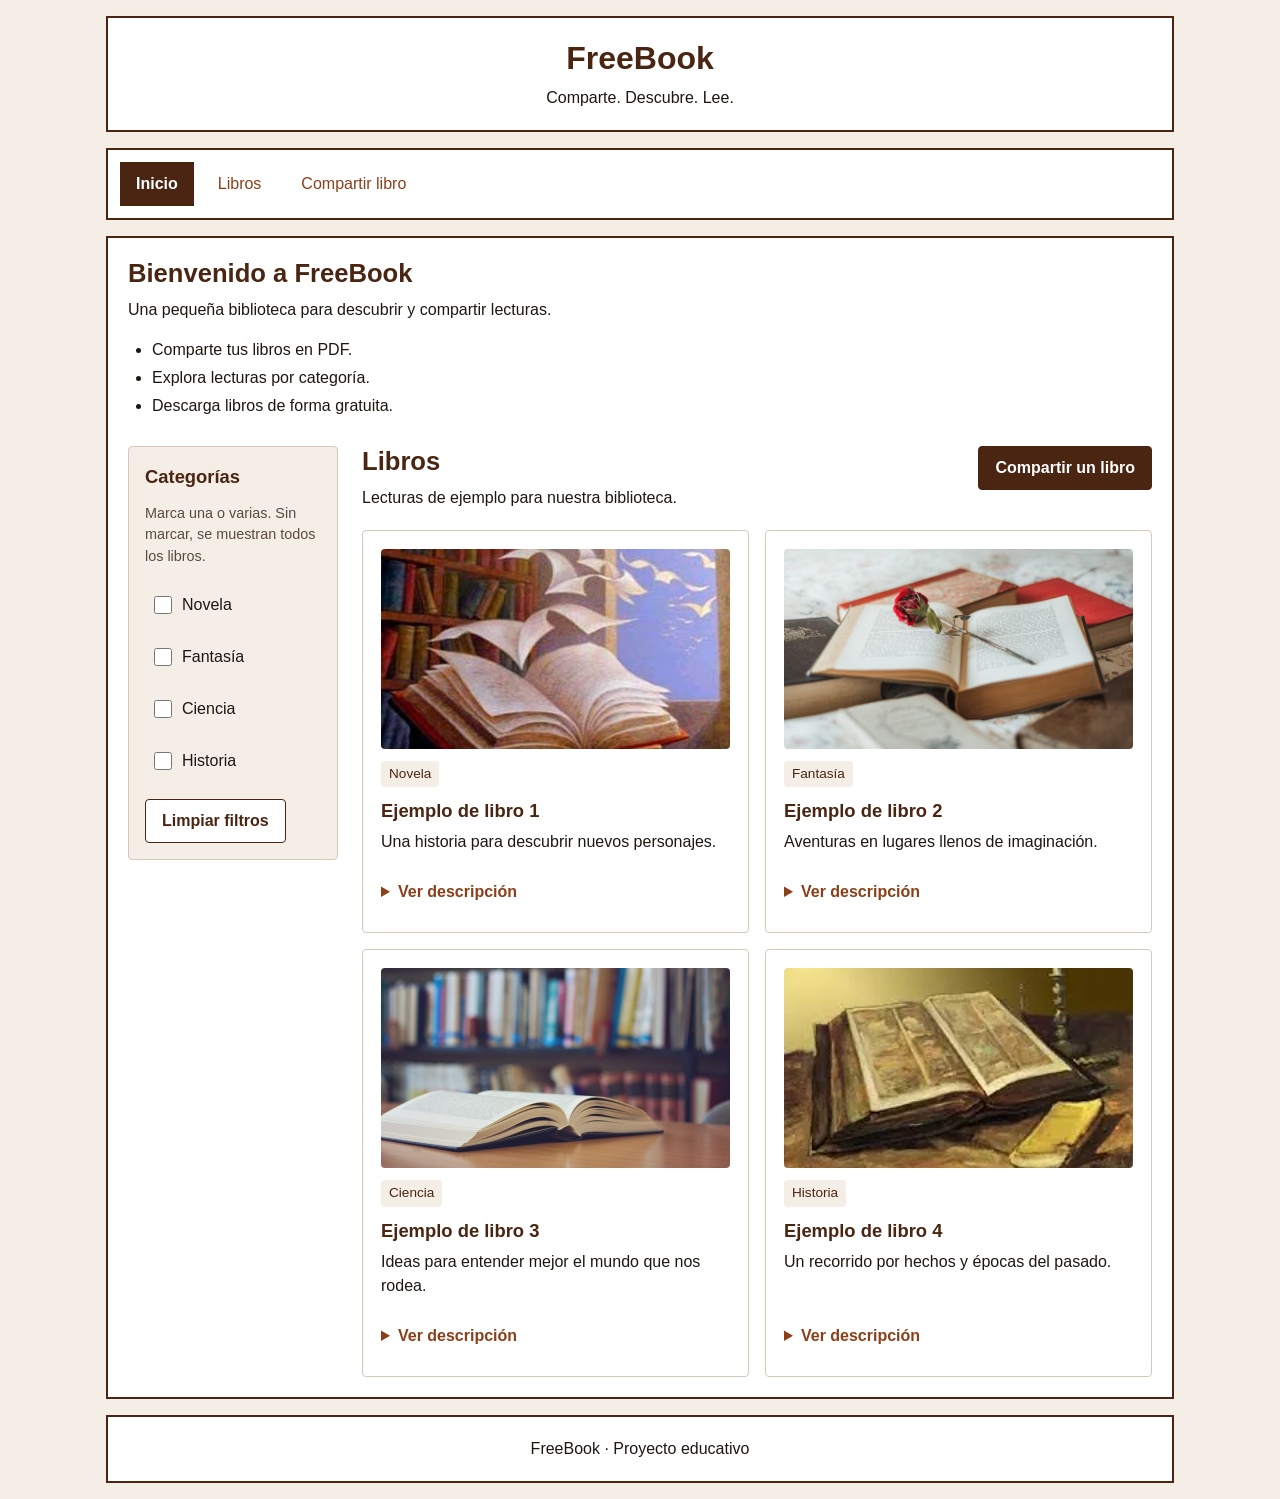
<file: index.html>
<!DOCTYPE html>
<html lang="es">

<head>
    <meta charset="UTF-8">
    <meta name="viewport" content="width=device-width, initial-scale=1.0">
    <title>FreeBook</title>
    <link rel="stylesheet" href="css/styles.css">
</head>

<body class="contenedor">

    <!-- Nombre y presentación del proyecto. -->
    <header class="header">
        <h1>FreeBook</h1>
        <p>Comparte. Descubre. Lee.</p>
    </header>

    <!-- El mismo menú conecta las dos páginas. -->
    <nav class="menu" aria-label="Menú principal">
        <a href="index.html" aria-current="page">Inicio</a>
        <a href="index.html#libros">Libros</a>
        <a href="subir-libro.html">Compartir libro</a>
    </nav>

    <main class="contenido-principal">
        <section class="bienvenida">
            <h2>Bienvenido a FreeBook</h2>
            <p>Una pequeña biblioteca para descubrir y compartir lecturas.</p>
            <ul>
                <li>Comparte tus libros en PDF.</li>
                <li>Explora lecturas por categoría.</li>
                <li>Descarga libros de forma gratuita.</li>
            </ul>
        </section>

        <!-- Las categorías quedan a la izquierda del catálogo. -->
        <div id="catalogo">
            <aside id="categorias" aria-label="Filtro de categorías">
                <form id="filtros-catalogo">
                    <fieldset class="grupo-categorias" aria-describedby="ayuda-filtros">
                        <legend>Categorías</legend>
                        <p class="texto-ayuda" id="ayuda-filtros">Marca una o varias. Sin marcar, se muestran todos los
                            libros.</p>
                        <div class="opciones-categoria">
                            <label class="opcion-categoria" for="categoria-novela">
                                <input class="filtro-categoria" type="checkbox" id="categoria-novela" name="categoria"
                                    value="novela" aria-controls="lista-libros">
                                <span>Novela</span>
                            </label>
                            <label class="opcion-categoria" for="categoria-fantasia">
                                <input class="filtro-categoria" type="checkbox" id="categoria-fantasia" name="categoria"
                                    value="fantasia" aria-controls="lista-libros">
                                <span>Fantasía</span>
                            </label>
                            <label class="opcion-categoria" for="categoria-ciencia">
                                <input class="filtro-categoria" type="checkbox" id="categoria-ciencia" name="categoria"
                                    value="ciencia" aria-controls="lista-libros">
                                <span>Ciencia</span>
                            </label>
                            <label class="opcion-categoria" for="categoria-historia">
                                <input class="filtro-categoria" type="checkbox" id="categoria-historia" name="categoria"
                                    value="historia" aria-controls="lista-libros">
                                <span>Historia</span>
                            </label>
                        </div>
                    </fieldset>
                    <button class="boton boton-secundario" type="reset">Limpiar filtros</button>
                </form>
            </aside>

            <!-- Las tarjetas comparten el mismo estilo. -->
            <section id="libros" aria-labelledby="titulo-libros">
                <div class="cabecera-seccion">
                    <div>
                        <h2 id="titulo-libros">Libros</h2>
                        <p>Lecturas de ejemplo para nuestra biblioteca.</p>
                    </div>
                    <a class="boton" href="subir-libro.html">Compartir un libro</a>
                </div>

                <div class="lista-libros" id="lista-libros">

                    <article class="tarjeta-libro" data-categoria="novela">
                        <img class="portada-libro" src="img/libros/novela.jpg" alt="Portada de ejemplo para novela">
                        <span class="etiqueta-categoria">Novela</span>
                        <h3>Ejemplo de libro 1</h3>
                        <p>Una historia para descubrir nuevos personajes.</p>
                        <details class="detalle-libro">
                            <summary>Ver descripción</summary>
                            <p>Esta tarjeta muestra cómo se presentará una novela en el catálogo.</p>
                        </details>
                    </article>

                    <article class="tarjeta-libro" data-categoria="fantasia">
                        <img class="portada-libro" src="img/libros/fantasia.jpg" alt="Portada de ejemplo para fantasía">
                        <span class="etiqueta-categoria">Fantasía</span>
                        <h3>Ejemplo de libro 2</h3>
                        <p>Aventuras en lugares llenos de imaginación.</p>
                        <details class="detalle-libro">
                            <summary>Ver descripción</summary>
                            <p>Esta tarjeta muestra cómo se presentará un libro de fantasía en el catálogo.</p>
                        </details>
                    </article>

                    <article class="tarjeta-libro" data-categoria="ciencia">
                        <img class="portada-libro" src="img/libros/ciencia.jpg" alt="Portada de ejemplo para ciencia">
                        <span class="etiqueta-categoria">Ciencia</span>
                        <h3>Ejemplo de libro 3</h3>
                        <p>Ideas para entender mejor el mundo que nos rodea.</p>
                        <details class="detalle-libro">
                            <summary>Ver descripción</summary>
                            <p>Esta tarjeta muestra cómo se presentará un libro de ciencia en el catálogo.</p>
                        </details>
                    </article>

                    <article class="tarjeta-libro" data-categoria="historia">
                        <img class="portada-libro" src="img/libros/historia.jpg" alt="Portada de ejemplo para historia">
                        <span class="etiqueta-categoria">Historia</span>
                        <h3>Ejemplo de libro 4</h3>
                        <p>Un recorrido por hechos y épocas del pasado.</p>
                        <details class="detalle-libro">
                            <summary>Ver descripción</summary>
                            <p>Esta tarjeta muestra cómo se presentará un libro de historia en el catálogo.</p>
                        </details>
                    </article>
                </div>
            </section>
        </div>
    </main>

    <footer class="pie-pagina">
        <p>FreeBook · Proyecto educativo</p>
    </footer>

</body>

</html>
</file>
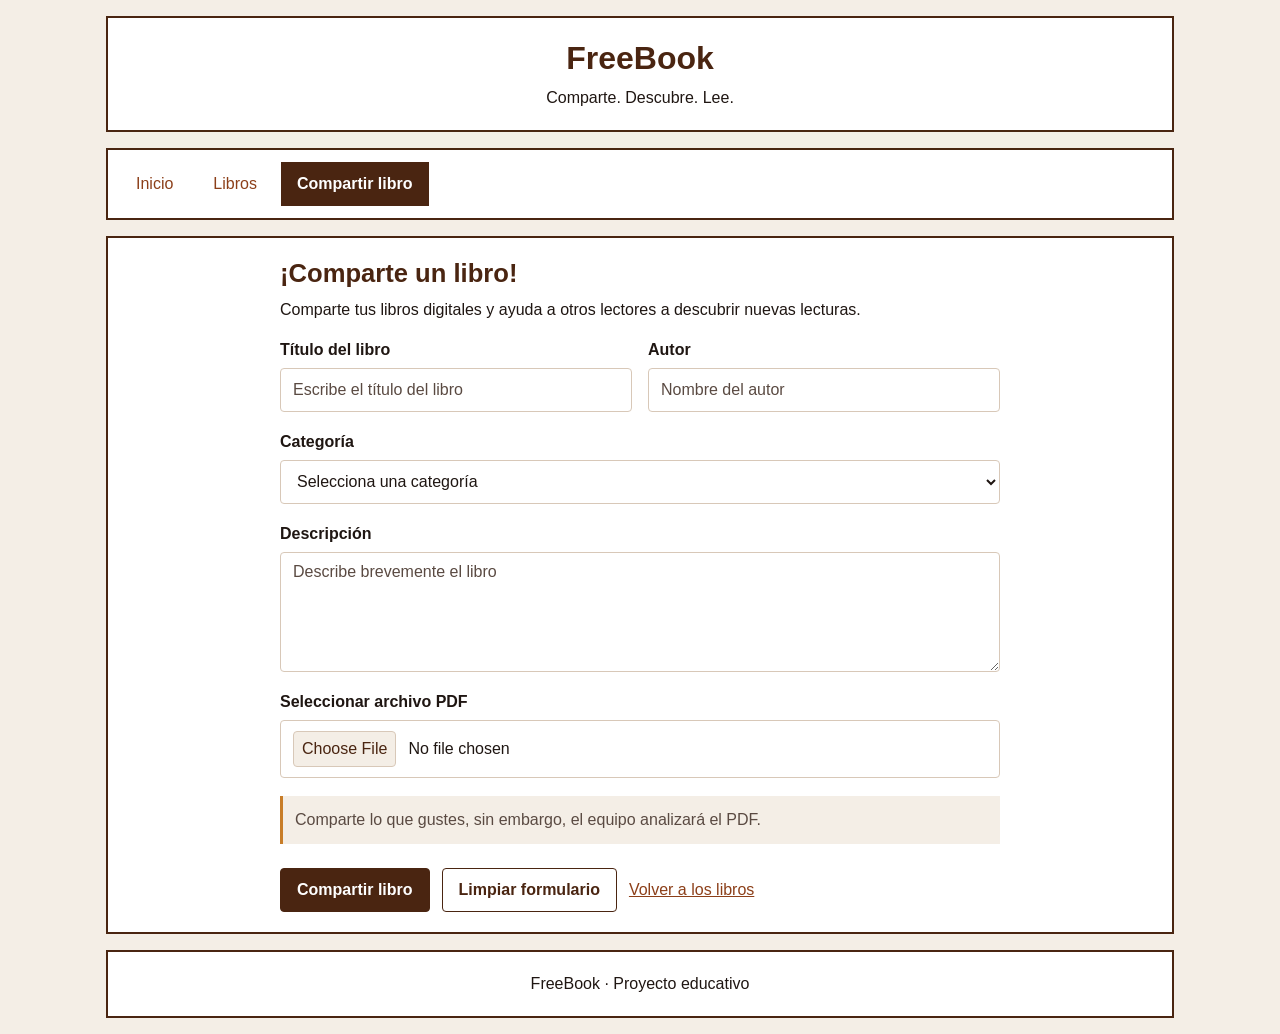
<file: subir-libro.html>
<!DOCTYPE html>
<html lang="es">

<head>
    <meta charset="UTF-8">
    <meta name="viewport" content="width=device-width, initial-scale=1.0">
    <title>Compartir libro - FreeBook</title>
    <link rel="stylesheet" href="css/styles.css">
</head>

<body class="contenedor">

    <header class="header">
        <h1>FreeBook</h1>
        <p>Comparte. Descubre. Lee.</p>
    </header>


    <nav class="menu" aria-label="Menú principal">
        <a href="index.html">Inicio</a>
        <a href="index.html#libros">Libros</a>
        <a href="subir-libro.html" aria-current="page">Compartir libro</a>
    </nav>

    <main class="contenido-principal">

        <section id="formulario-libro">
            <h2>¡Comparte un libro!</h2>

            <p>
                Comparte tus libros digitales y ayuda
                a otros lectores a descubrir nuevas lecturas.
            </p>

            <form action="#" method="post" enctype="multipart/form-data">

                <div class="fila-formulario">
                    <div class="campo-formulario">
                        <label for="titulo">Título del libro</label>
                        <input class="control-formulario" type="text" id="titulo" name="titulo"
                            placeholder="Escribe el título del libro">
                    </div>

                    <div class="campo-formulario">
                        <label for="autor">Autor</label>
                        <input class="control-formulario" type="text" id="autor" name="autor"
                            placeholder="Nombre del autor">
                    </div>
                </div>

                <div class="campo-formulario">
                    <label for="categoria">Categoría</label>
                    <select class="control-formulario" id="categoria" name="categoria">
                        <option value="">Selecciona una categoría</option>
                        <option value="novela">Novela</option>
                        <option value="fantasia">Fantasía</option>
                        <option value="ciencia">Ciencia</option>
                        <option value="historia">Historia</option>
                    </select>
                </div>

                <div class="campo-formulario">
                    <label for="descripcion">Descripción</label>
                    <textarea class="control-formulario" id="descripcion" name="descripcion"
                        placeholder="Describe brevemente el libro"></textarea>
                </div>

                <div class="campo-formulario">
                    <label for="archivo">Seleccionar archivo PDF</label>
                    <input class="control-formulario" type="file" id="archivo" name="archivo"
                        accept=".pdf,application/pdf">
                </div>

                <p class="aviso-formulario">
                    Comparte lo que gustes, sin embargo, el equipo analizará el PDF.
                </p>

                <div class="acciones-formulario">
                    <button class="boton" type="submit">Compartir libro</button>
                    <button class="boton boton-secundario" type="reset">Limpiar formulario</button>
                    <a href="index.html#libros">Volver a los libros</a>
                </div>

            </form>
        </section>

    </main>

    <footer class="pie-pagina">
        <p>FreeBook · Proyecto educativo</p>
    </footer>

</body>

</html>
</file>
<file: css/styles.css>
/* Paleta de FreeBook */
:root {
  --primario: #4a2511;
  --secundario: #8c3f19;
  --acento: #c87d28;
  --fondo: #f4eee6;
  --blanco: #ffffff;
  --texto: #1f1612;
  --texto-suave: #5a4a42;
  --borde: #d8c8b8;
  --fuente-principal: "Segoe UI", Tahoma, Geneva, Verdana, sans-serif;
}

/* Reset y base */
*,
*::before,
*::after {
  box-sizing: border-box;
}

html {
  font-size: 16px;
}

body {
  margin: 0;
  padding: 0;
  font-family: var(--fuente-principal);
  font-size: 1rem;
  line-height: 1.5;
  color: var(--texto);
  background-color: var(--fondo);
}

/* Encabezados y texto */
h1,
h2,
h3,
h4,
h5,
h6 {
  margin-top: 0;
  margin-bottom: 0.5rem;
  font-family: var(--fuente-principal);
  font-weight: 700;
  line-height: 1.25;
  color: var(--primario);
}

h1 {
  font-size: 2rem;
}

h2 {
  font-size: 1.6rem;
}

h3 {
  font-size: 1.3rem;
}

h4 {
  font-size: 1.1rem;
}

h5,
h6 {
  font-size: 1rem;
}

p {
  margin-top: 0;
  margin-bottom: 1rem;
}

a {
  color: var(--secundario);
}

a:hover {
  color: var(--primario);
}

ul,
ol {
  margin-top: 0;
  margin-bottom: 1rem;
  padding-left: 1.5rem;
}

li {
  margin-bottom: 0.25rem;
}

img {
  display: block;
  max-width: 100%;
  height: auto;
}

hr {
  border: 0;
  border-top: 1px solid var(--borde);
  margin: 1.25rem 0;
}

label {
  display: inline-block;
  margin-bottom: 0.35rem;
  color: var(--texto-suave);
}

input,
select,
textarea,
button {
  font-family: var(--fuente-principal);
  font-size: 1rem;
}

/* Las dos páginas comparten la misma distribución y los mismos bordes. */
.contenedor {
  width: 100%;
  max-width: 1100px;
  margin: 0 auto;
  padding: 16px;
  display: grid;
  gap: 16px;
}

.header,
.menu,
.contenido-principal,
.pie-pagina {
  min-width: 0;
  border: 2px solid var(--primario);
  padding: 20px;
  background-color: var(--blanco);
}

.header,
.pie-pagina {
  text-align: center;
}

.header p,
.pie-pagina p {
  margin-bottom: 0;
}

/* El menú se acomoda en varias filas cuando falta espacio. */
.menu {
  display: flex;
  flex-wrap: wrap;
  gap: 8px;
  padding: 12px;
}

.menu a {
  display: inline-flex;
  align-items: center;
  min-height: 44px;
  padding: 8px 16px;
  text-decoration: none;
}

.menu a:hover {
  background-color: var(--fondo);
  text-decoration: underline;
}

.menu a[aria-current="page"] {
  background-color: var(--primario);
  color: var(--blanco);
  font-weight: 700;
}

/* Reutilizamos estas clases en los botones y enlaces con aspecto de botón. */
.boton {
  display: inline-flex;
  align-items: center;
  justify-content: center;
  min-height: 44px;
  padding: 10px 16px;
  border: 1px solid var(--primario);
  border-radius: 4px;
  background-color: var(--primario);
  color: var(--blanco);
  font-weight: 600;
  line-height: 1.3;
  text-align: center;
  text-decoration: none;
  cursor: pointer;
}

.boton:hover:not(:disabled) {
  background-color: var(--secundario);
  color: var(--blanco);
}

.boton-secundario {
  background-color: var(--blanco);
  color: var(--primario);
}

.boton-secundario:hover:not(:disabled) {
  background-color: var(--fondo);
  color: var(--primario);
}

.boton:disabled {
  opacity: 0.55;
  cursor: not-allowed;
}

/* El contorno permite ver qué control está seleccionado con el teclado. */
a:focus-visible,
button:focus-visible,
input:focus-visible,
select:focus-visible,
textarea:focus-visible,
summary:focus-visible {
  outline: 2px solid var(--primario);
  outline-offset: 3px;
}

.bienvenida {
  margin-bottom: 28px;
}

/* Estos ID organizan el catálogo y su panel de categorías. */
#catalogo {
  display: grid;
  gap: 24px;
  align-items: start;
}

#categorias {
  min-width: 0;
  padding: 16px;
  border: 1px solid var(--borde);
  border-radius: 4px;
  background-color: var(--fondo);
}

.grupo-categorias {
  min-width: 0;
  margin: 0 0 16px;
  padding: 0;
  border: 0;
}

.grupo-categorias legend {
  margin-bottom: 12px;
  padding: 0;
  font-size: 1.15rem;
  font-weight: 700;
  color: var(--primario);
}

.texto-ayuda {
  display: block;
  font-size: 0.9rem;
  color: var(--texto-suave);
}

/* La etiqueta completa se puede pulsar para marcar la casilla. */
.opciones-categoria {
  display: grid;
  gap: 8px;
}

.opcion-categoria {
  display: flex;
  align-items: center;
  gap: 10px;
  min-height: 44px;
  margin: 0;
  padding: 8px;
  border: 1px solid transparent;
  border-radius: 4px;
  color: var(--texto);
  cursor: pointer;
}

.opcion-categoria:hover,
.opcion-categoria:has(:checked) {
  border-color: var(--borde);
  background-color: var(--blanco);
}

.filtro-categoria {
  width: 18px;
  height: 18px;
  margin: 0;
  flex-shrink: 0;
  accent-color: var(--primario);
  cursor: pointer;
}

/* Las tarjetas usan el mismo borde, espacio interior y etiqueta de categoría. */
#libros {
  min-width: 0;
}

.cabecera-seccion {
  display: flex;
  flex-wrap: wrap;
  align-items: start;
  justify-content: space-between;
  gap: 12px;
  margin-bottom: 20px;
}

.cabecera-seccion p {
  margin: 0;
}

.lista-libros {
  display: grid;
  grid-template-columns: minmax(0, 1fr);
  gap: 16px;
}

.tarjeta-libro {
  display: flex;
  flex-direction: column;
  align-items: start;
  min-width: 0;
  padding: 18px;
  border: 1px solid var(--borde);
  border-radius: 4px;
}

.tarjeta-libro h3 {
  font-size: 1.15rem;
}
.portada-libro {
  width: 100%;
  height: 200px;
  object-fit: cover;
  border-radius: 4px;
  margin-bottom: 12px;
}
.etiqueta-categoria {
  margin-bottom: 12px;
  padding: 3px 8px;
  border-radius: 4px;
  background-color: var(--fondo);
  color: var(--primario);
  font-size: 0.85rem;
}

.detalle-libro {
  width: 100%;
  margin-top: auto;
}

.detalle-libro summary {
  min-height: 44px;
  padding: 10px 0;
  color: var(--secundario);
  font-weight: 600;
  cursor: pointer;
}

.detalle-libro p {
  margin: 8px 0 0;
}

/* Al marcar categorías, mostramos los libros que coinciden con cualquiera de ellas. */
#catalogo:has(.filtro-categoria:checked) .tarjeta-libro {
  display: none;
}

#catalogo:has(#categoria-novela:checked) .tarjeta-libro[data-categoria="novela"],
#catalogo:has(#categoria-fantasia:checked) .tarjeta-libro[data-categoria="fantasia"],
#catalogo:has(#categoria-ciencia:checked) .tarjeta-libro[data-categoria="ciencia"],
#catalogo:has(#categoria-historia:checked) .tarjeta-libro[data-categoria="historia"] {
  display: flex;
}

/* Los campos del formulario mantienen los colores y bordes del catálogo. */
#formulario-libro {
  max-width: 720px;
  margin: 0 auto;
}

.aviso-formulario {
  padding: 12px;
  border-left: 3px solid var(--acento);
  background-color: var(--fondo);
  color: var(--texto-suave);
}

.fila-formulario {
  display: grid;
  gap: 0 16px;
}

.campo-formulario {
  display: grid;
  gap: 6px;
  min-width: 0;
  margin-bottom: 18px;
}

.campo-formulario label {
  margin: 0;
  color: var(--texto);
  font-weight: 600;
}

.control-formulario {
  width: 100%;
  min-width: 0;
  min-height: 44px;
  padding: 10px 12px;
  border: 1px solid var(--borde);
  border-radius: 4px;
  background-color: var(--blanco);
  color: var(--texto);
}

.control-formulario::placeholder {
  color: var(--texto-suave);
}

textarea.control-formulario {
  min-height: 120px;
  resize: vertical;
}

.control-formulario::file-selector-button {
  margin-right: 12px;
  padding: 8px;
  border: 1px solid var(--borde);
  border-radius: 4px;
  background-color: var(--fondo);
  color: var(--primario);
  font: inherit;
  cursor: pointer;
}

.acciones-formulario {
  display: flex;
  flex-wrap: wrap;
  align-items: center;
  gap: 12px;
  margin-top: 24px;
}

/* En móvil todo queda en una columna; en pantallas amplias aprovechamos el ancho. */
@media (min-width: 600px) {
  .lista-libros,
  .fila-formulario {
    grid-template-columns: repeat(2, minmax(0, 1fr));
  }
}

@media (min-width: 800px) {
  #catalogo {
    grid-template-columns: 210px minmax(0, 1fr);
  }
}
</file>
